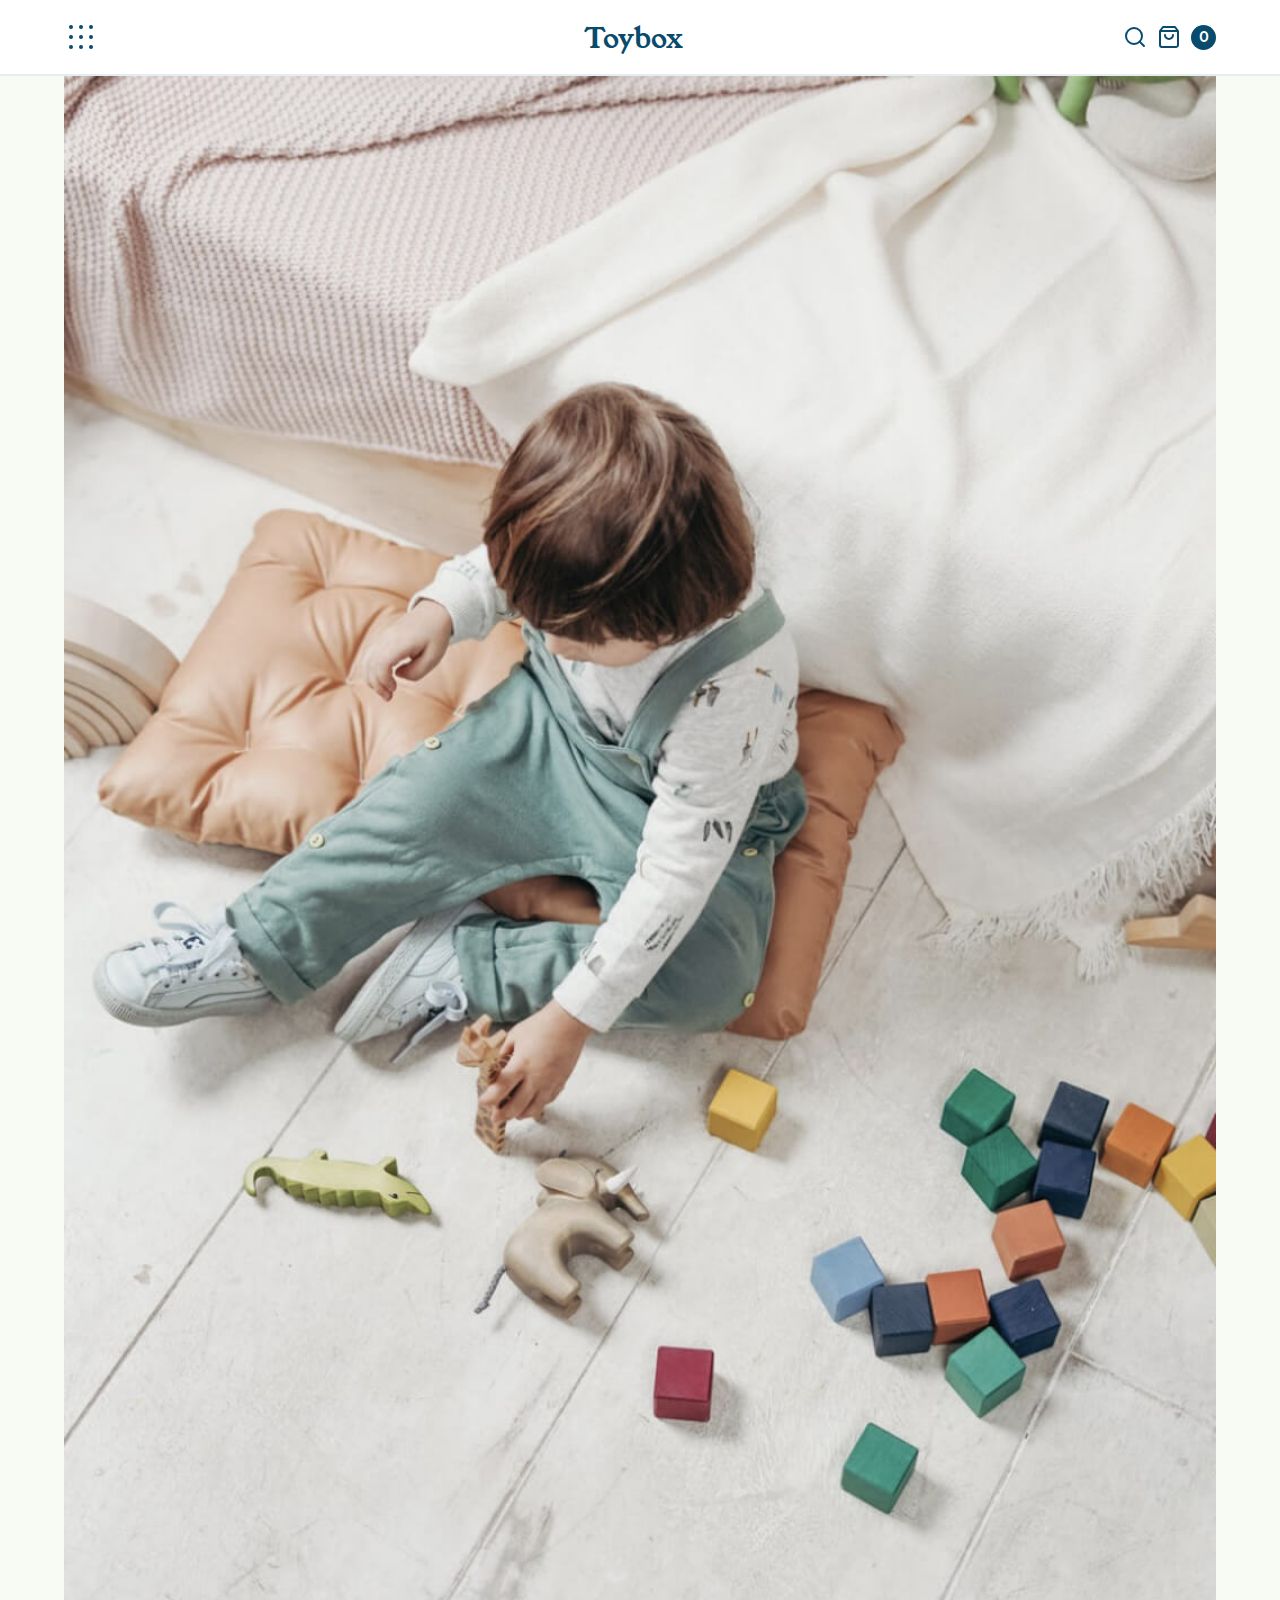
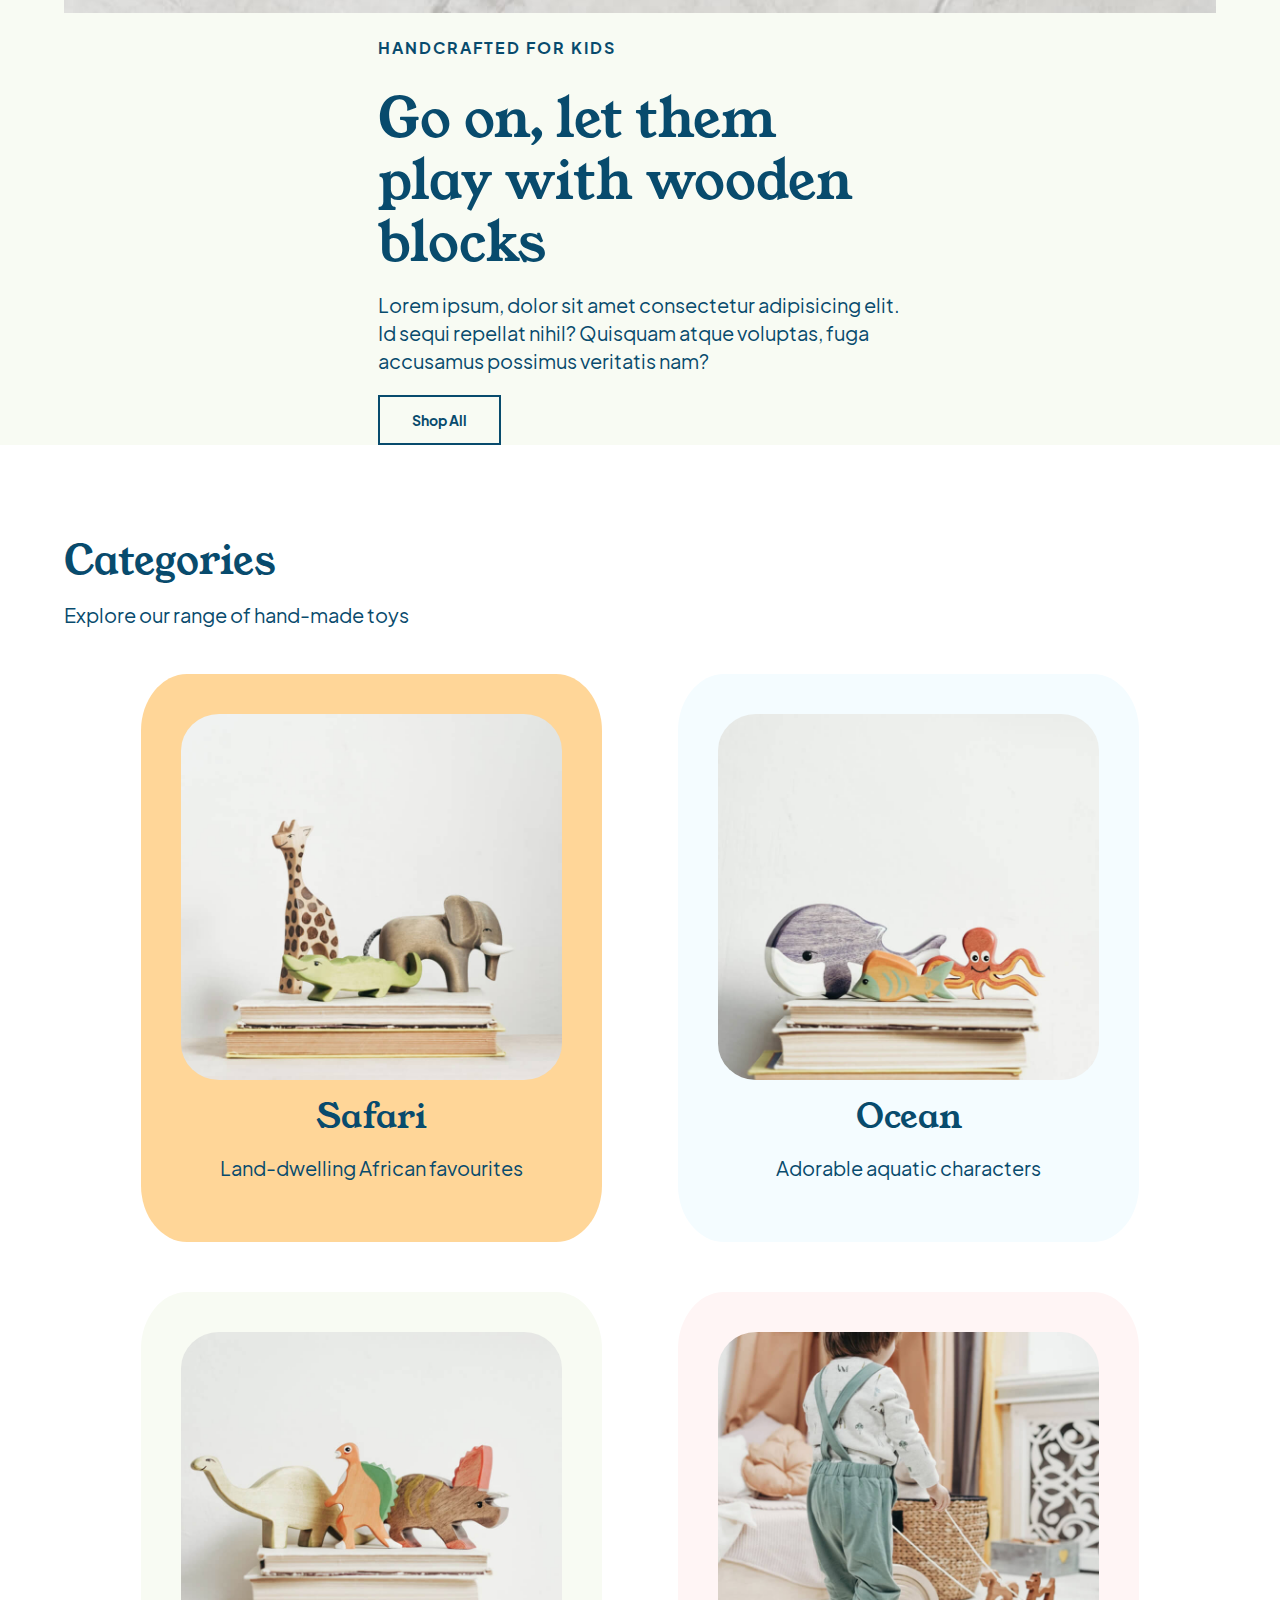
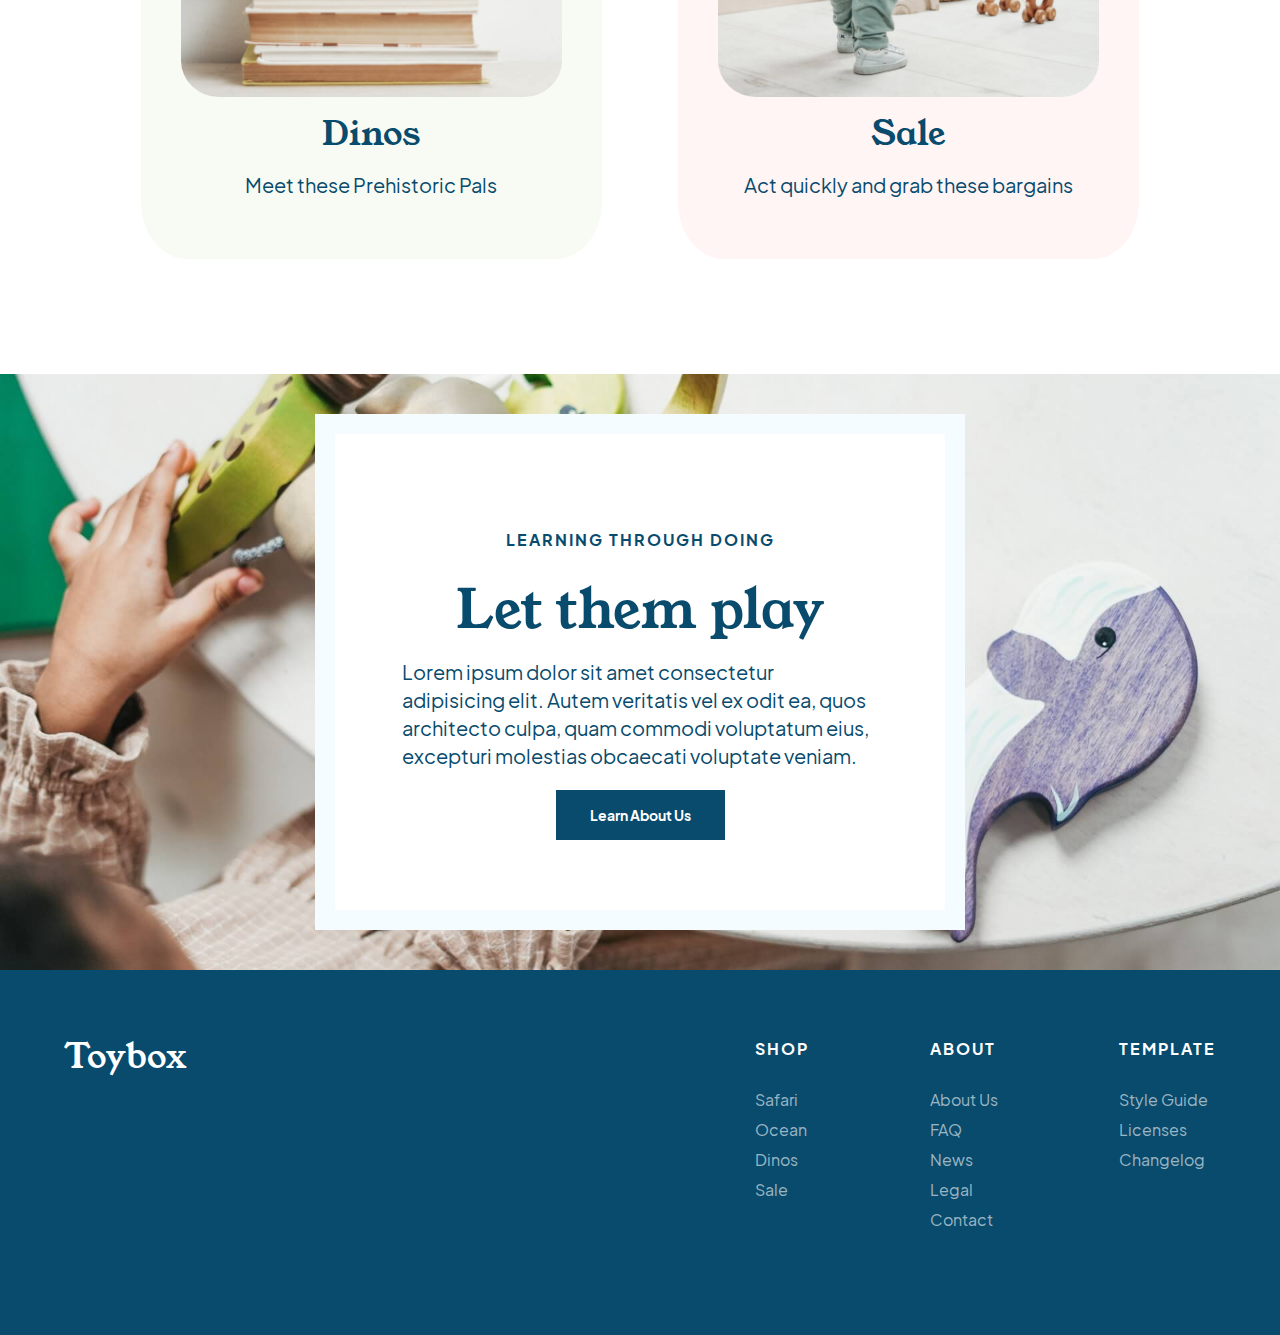
<file: index.html>
<!DOCTYPE html>
<html lang="en">
<head>
	<meta charset="UTF-8">
	<meta http-equiv="X-UA-Compatible" content="IE=edge">
	<meta name="viewport" content="width=device-width, initial-scale=1.0">
	<title>Toybox Homepage</title>
	<link rel="stylesheet" href="./styles/styles.css">
	<script src="./script.js"></script>
</head>
<body>
    <a href="#mainContent" class="skip-link"> Skip to the main content.</a>

	<nav class="navbar">
		<div class="wrapper">
			<button class="menu-icon" id="hamburger">
				<img src="./assets/menu-button.svg" alt="open slide-out menu">
			</button>

			<a href="#" class="logo">
				<h1>Toybox</h1>
			</a>

			<div class="search-cart">
				<button class="menu-icon">
					<img src="./assets/search.svg" alt="search-icon" class="search-icon">
				</button>

				<a href="#" class="bag">
					<img src="./assets/shop-bag.svg" alt="shopping-cart">
				</a>

				<div class="counter">
					<p class="small-copy">0</p>
				</div> 
			</div><!-- end. search-cart -->
		</div><!-- end. wrapper -->

		<div class="slide-out-nav">
			<button id="menu-close">
				<img src="./assets/menu-close.svg" alt="close slide out navigation">
			</button>

			<nav>
				<ul class="main-menu">
					<li><a href="#">Shop</a></li>
					<li><a href="#">About</a></li>
					<li><a href="#">FAQ</a></li>
					<li><a href="#">News</a></li>
					<li><a href="#">Contact</a></li>
				</ul>
			</nav>
		</div><!--end. slide-out.nav-->
	</nav><!--end. nav-bar-->

	<header>
		<div class="wrapper header-img-contianer">
			<img src="./assets/header-image.jpg" alt="A child sitting on floor playing with blocks">
		</div>

		<div class="wrapper header-content-container">
			<h5>handcrafted for kids</h5>
			<h3>Go on, let them play with wooden blocks</h3>
			<p>Lorem ipsum, dolor sit amet consectetur adipisicing elit. Id sequi repellat nihil? Quisquam atque voluptas, fuga accusamus possimus veritatis nam?</p>

			<a href="#" class="button"> Shop All</a>
		</div>

	</header><!--end. header-->
		<main id="mainContent">
			<section class="categories" id="categories">
				<div class="wrapper">
					<h2>Categories</h2>
					<p>Explore our range of hand-made toys</p>

					<ul class="category-gallery">
						<li class="item item1">
							<a href="">
								<img src="./assets/safari-trio.jpg" alt="Giraffe Aligator & Elephant toys">
								<h4>Safari</h4>
								<p>Land-dwelling African favourites</p>
							</a>
						</li>
						<li class="item item2">
							<a href="">
								<img src="./assets/ocean-trio.jpg" alt="Whale Fish & Octopus toys">
								<h4>Ocean</h4>
								<p>Adorable aquatic characters</p>
							</a>
						</li>
						<li class="item item3">
							<a href="">
								<img src="./assets/dino-trio.jpg" alt="Littlefoot Spike & Sarah from Land Before Time toys">
								<h4>Dinos</h4>
								<p>Meet these Prehistoric Pals</p>
							</a>
						</li>
						<li class="item item4">
							<a href="">
								<img src="./assets/sale.jpg" alt="Small child pulling toy horses on strings">
								<h4>Sale</h4>
								<p>Act quickly and grab these bargains</p>
							</a>
						</li>
					</ul>
				</div>

			</section><!--end. categories-->

			<section class="play" id="play">

				<div class="wrapper play-container">
					<div class="wrapper">
						<h5>Learning through doing</h5>
						<h3>Let them play</h3>
						<p>Lorem ipsum dolor sit amet consectetur adipisicing elit. Autem veritatis vel ex odit ea, quos architecto culpa, quam commodi voluptatum eius, excepturi molestias obcaecati voluptate veniam.</p>
						<a href="#" class="button secondaryButton">Learn About Us</a>
					</div>
				</div><!--end. wrapper play-container-->
			</section><!--end. play-->
		</main>

		<footer>
			<div class="wrapper">

				<div class="footer-flex-container">
					<a href="./index.html">
						<H4>Toybox</H4>
					</a>

					<nav class="footer-nav">

						<ul class="footer-shop">
							<li><h5>Shop</h5></li>
							<li><a href="#">Safari</a></li>
							<li><a href="#">Ocean</a></li>
							<li><a href="#">Dinos</a></li>
							<li><a href="#">Sale</a></li>
						</ul><!--end.footer-shop-->

						<ul class="footer-about">
							<li><h5>About</h5></li>
							<li><a href="#">About Us</a></li>
							<li><a href="#">FAQ</a></li>
							<li><a href="#">News</a></li>
							<li><a href="#">Legal</a></li>
							<li><a href="./contact.html">Contact</a></li>
						</ul><!--end.footer-about-->

						<ul class="footer-temp">
							<li><h5>Template</h5></li>
							<li><a href="#">Style Guide</a></li>
							<li><a href="#">Licenses</a></li>
							<li><a href="#">Changelog</a></li>
						</ul><!--end. footer-temp-->
					</nav><!--end. footer-nav-->

				</div><!--end. footer-flex-container-->
			</div><!--end. wrapper-->
		</footer>
</body>
</html>
</file>
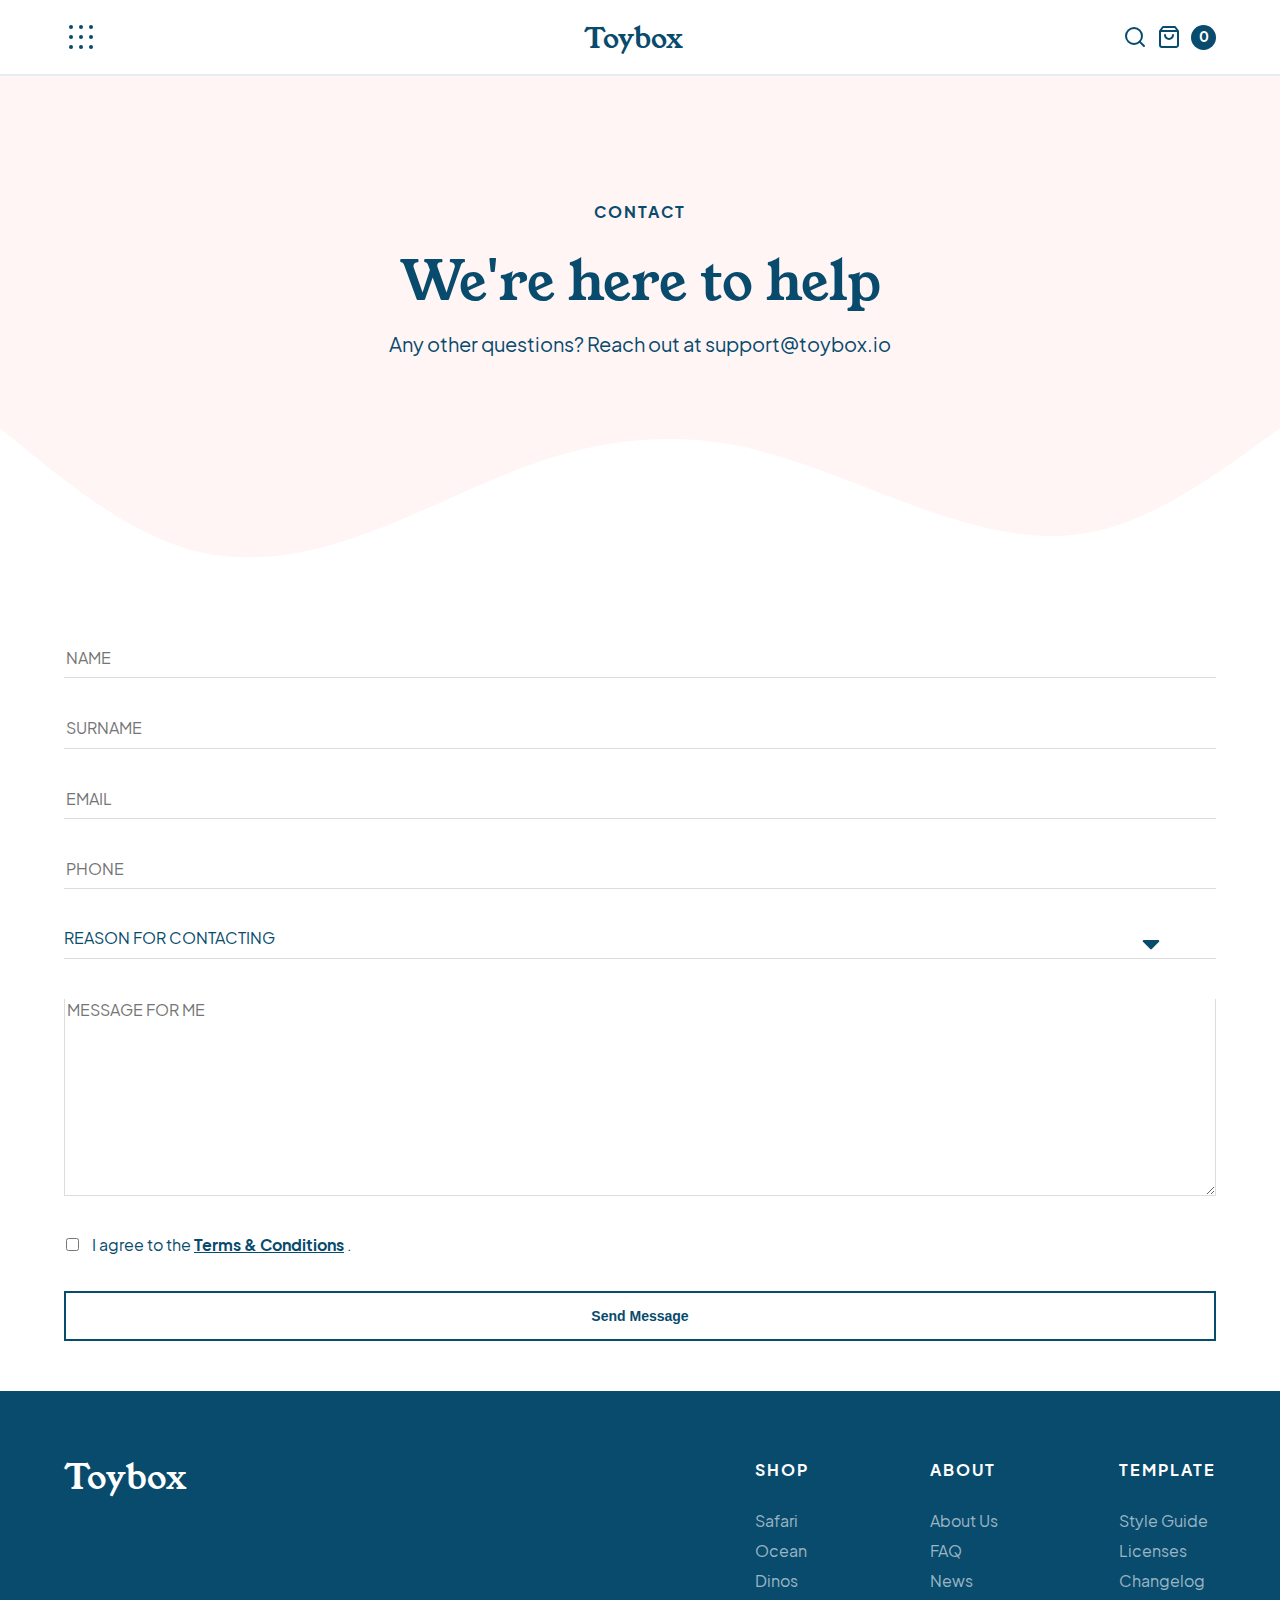
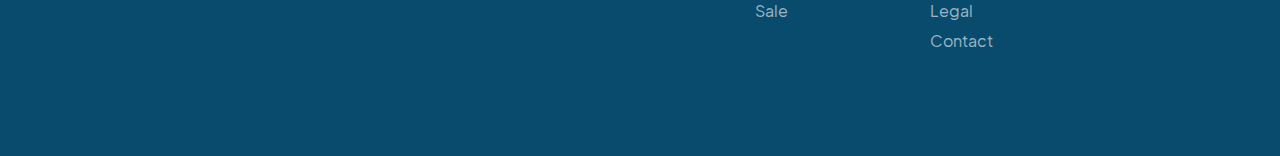
<file: contact.html>
<!DOCTYPE html>
<html lang="en">
<head>
    <meta charset="UTF-8">
    <meta http-equiv="X-UA-Compatible" content="IE=edge">
    <meta name="viewport" content="width=device-width, initial-scale=1.0">
    <title>Contact</title>
    <link rel="stylesheet" href="./styles/styles.css">
	<script src="./script.js"></script>
</head>
<body>
    <a href="#mainContent" class="skip-link"> Skip to the main content.</a>

	<nav class="navbar">
		<div class="wrapper">
			<button class="menu-icon" id="hamburger">
				<img src="./assets/menu-button.svg" alt="open slide-out menu">
			</button>

			<a href="#" class="logo">
				<h1>Toybox</h1>
			</a>

			<div class="search-cart">
				<button class="menu-icon">
					<img src="./assets/search.svg" alt="search-icon" class="search-icon">
				</button>

				<a href="#" class="bag">
					<img src="./assets/shop-bag.svg" alt="shopping-cart">
				</a>

				<div class="counter">
					<p class="small-copy">0</p>
				</div> 
			</div><!-- end. search-cart -->
		</div><!-- end. wrapper -->

		<div class="slide-out-nav">
			<button id="menu-close">
				<img src="./assets/menu-close.svg" alt="close slide out navigation">
			</button>

			<nav>
				<ul class="main-menu">
					<li><a href="#">Shop</a></li>
					<li><a href="#">About</a></li>
					<li><a href="#">FAQ</a></li>
					<li><a href="#">News</a></li>
					<li><a href="#">Contact</a></li>
				</ul>
			</nav>
		</div><!--end. slide-out.nav-->
	</nav><!--end. nav-bar-->
    
    <header class="contactHeader">
        <div class="wrapper">
            <div class="contactContent">
                <h5>Contact</h5>
                <h3>We're here to help</h3>
                <p>Any other questions? Reach out at <a href="mailto:support@toybox.io">support@toybox.io</a></p>
            </div><!--end.contactContent-->
        </div><!--end.wrapper-->
    </header>

    <main id="mainContent">
        <div class="wrapper">
            <form action="https://formspree.io/f/myyvyzej" method="POST" class="contactForm">
                <label for="name" class="sr-only">Name</label>
                <input type="text" id="name" placeholder="Name">

                <label for="surname" class="sr-only">Surname</label>
                <input type="text" id="surname" placeholder="Surname">

                <label for="email" class="sr-only">Email</label>
                <input type="email" id="email" placeholder="Email">

                <label for="phone" class="sr-only">Phone</label>
                <input type="tel" id="phone" placeholder="Phone">

                <select name="reason" id="reason">
                    <option value="initial" disabled selected>Reason for contacting</option>
                    <option value="questions">Questions</option>
                    <option value="complaints">Complaints</option>
                    <option value="refunds">Refunds</option>
                    <option value="shipping">Shipping</option>
                    <option value="other">Other</option>
                </select>

                <label for="message" class="sr-only">Message for me</label>
                <textarea name="message" id="message" cols="30" rows="10" placeholder="Message for me"></textarea>

                <fieldset>
                    <input type="checkbox" id="terms">
                    <label for="terms">I agree to the <a href="#" class="terms">Terms & Conditions</a> .</label>
                </fieldset>

                <button class="button">Send Message</button>
            </form>
        </div>

    </main>
    
    <footer>
        <div class="wrapper">

            <div class="footer-flex-container">
                <a href="./index.html">
                    <H4>Toybox</H4>
                </a>

                <nav class="footer-nav">

                    <ul class="footer-shop">
                        <li><h5>Shop</h5></li>
                        <li><a href="#">Safari</a></li>
                        <li><a href="#">Ocean</a></li>
                        <li><a href="#">Dinos</a></li>
                        <li><a href="#">Sale</a></li>
                    </ul><!--end.footer-shop-->

                    <ul class="footer-about">
                        <li><h5>About</h5></li>
                        <li><a href="#">About Us</a></li>
                        <li><a href="#">FAQ</a></li>
                        <li><a href="#">News</a></li>
                        <li><a href="#">Legal</a></li>
                        <li><a href="./contact.html">Contact</a></li>
                    </ul><!--end.footer-about-->

                    <ul class="footer-temp">
                        <li><h5>Template</h5></li>
                        <li><a href="#">Style Guide</a></li>
                        <li><a href="#">Licenses</a></li>
                        <li><a href="#">Changelog</a></li>
                    </ul><!--end. footer-temp-->
                </nav><!--end. footer-nav-->

            </div><!--end. footer-flex-container-->
        </div><!--end. wrapper-->
    </footer>
</body>
</html>
</file>
<file: styles/styles.css>
html {
  line-height: 1.15;
  -ms-text-size-adjust: 100%;
  -webkit-text-size-adjust: 100%;
}

body {
  margin: 0;
}

article, aside, footer, header, nav, section {
  display: block;
}

h1 {
  font-size: 2em;
  margin: 0.67em 0;
}

figcaption, figure, main {
  display: block;
}

figure {
  margin: 1em 40px;
}

hr {
  -webkit-box-sizing: content-box;
          box-sizing: content-box;
  height: 0;
  overflow: visible;
}

pre {
  font-family: monospace, monospace;
  font-size: 1em;
}

a {
  background-color: transparent;
  -webkit-text-decoration-skip: objects;
}

abbr[title] {
  border-bottom: none;
  text-decoration: underline;
  -webkit-text-decoration: underline dotted;
          text-decoration: underline dotted;
}

b, strong {
  font-weight: inherit;
}

b, strong {
  font-weight: bolder;
}

code, kbd, samp {
  font-family: monospace, monospace;
  font-size: 1em;
}

dfn {
  font-style: italic;
}

mark {
  background-color: #ff0;
  color: #000;
}

small {
  font-size: 80%;
}

sub, sup {
  font-size: 75%;
  line-height: 0;
  position: relative;
  vertical-align: baseline;
}

sub {
  bottom: -0.25em;
}

sup {
  top: -0.5em;
}

audio, video {
  display: inline-block;
}

audio:not([controls]) {
  display: none;
  height: 0;
}

img {
  border-style: none;
}

svg:not(:root) {
  overflow: hidden;
}

button, input, optgroup, select, textarea {
  font-family: sans-serif;
  font-size: 100%;
  line-height: 1.15;
  margin: 0;
}

button, input {
  overflow: visible;
}

button, select {
  text-transform: none;
}

button, html [type=button], [type=reset], [type=submit] {
  -webkit-appearance: button;
}

button::-moz-focus-inner, [type=button]::-moz-focus-inner, [type=reset]::-moz-focus-inner, [type=submit]::-moz-focus-inner {
  border-style: none;
  padding: 0;
}

button:-moz-focusring, [type=button]:-moz-focusring, [type=reset]:-moz-focusring, [type=submit]:-moz-focusring {
  outline: 1px dotted ButtonText;
}

fieldset {
  padding: 0.35em 0.75em 0.625em;
}

legend {
  -webkit-box-sizing: border-box;
          box-sizing: border-box;
  color: inherit;
  display: table;
  max-width: 100%;
  padding: 0;
  white-space: normal;
}

progress {
  display: inline-block;
  vertical-align: baseline;
}

textarea {
  overflow: auto;
}

[type=checkbox], [type=radio] {
  -webkit-box-sizing: border-box;
          box-sizing: border-box;
  padding: 0;
}

[type=number]::-webkit-inner-spin-button, [type=number]::-webkit-outer-spin-button {
  height: auto;
}

[type=search] {
  -webkit-appearance: textfield;
  outline-offset: -2px;
}

[type=search]::-webkit-search-cancel-button, [type=search]::-webkit-search-decoration {
  -webkit-appearance: none;
}

::-webkit-file-upload-button {
  -webkit-appearance: button;
  font: inherit;
}

details, menu {
  display: block;
}

summary {
  display: list-item;
}

canvas {
  display: inline-block;
}

template {
  display: none;
}

[hidden] {
  display: none;
}

html {
  -webkit-box-sizing: border-box;
          box-sizing: border-box;
}

*, *:before, *:after {
  -webkit-box-sizing: inherit;
          box-sizing: inherit;
}

.sr-only {
  position: absolute;
  width: 1px;
  height: 1px;
  margin: -1px;
  border: 0;
  padding: 0;
  white-space: nowrap;
  -webkit-clip-path: inset(100%);
          clip-path: inset(100%);
  clip: rect(0 0 0 0);
  overflow: hidden;
}

.skip-link {
  background-color: white;
  color: black;
  font-size: 1rem;
  padding: 10px 0;
  position: absolute;
  left: -1000px;
  top: 0;
  z-index: 999;
}
.skip-link:focus {
  left: 0;
  right: 0;
  text-align: center;
}

@font-face {
  font-family: "Jakarta Sans";
  src: url(../fonts/PlusJakarta_Sans-2.5/webfonts/PlusJakartaSans-Regular.woff), url(../fonts/PlusJakarta_Sans-2.5/webfonts/PlusJakartaSans-Regular.woff2), url(../fonts/PlusJakarta_Sans-2.5/static/PlusJakartaSans-Regular.ttf);
  font-weight: normal;
}
@font-face {
  font-family: "Jakarta Sans";
  src: url(../fonts/PlusJakarta_Sans-2.5/webfonts/PlusJakartaSans-Bold.woff), url(../fonts/PlusJakarta_Sans-2.5/webfonts/PlusJakartaSans-Bold.woff2), url(../fonts/PlusJakarta_Sans-2.5/static/PlusJakartaSans-Bold.ttf);
  font-weight: bold;
}
@font-face {
  font-family: "Young Serif";
  src: url(../fonts/youngserif/YoungSerif-Regular.otf);
}
html {
  font-size: 125%;
}

body {
  font-family: "Jakarta Sans";
  font-size: 1rem;
  color: #084b6d;
}

h1, h2, h3, h4 {
  font-family: "Young Serif";
  color: #084b6d;
  margin: 0;
}

h1 {
  font-size: 28px;
  font-size: 1.4rem;
}

h2 {
  font-size: 40px;
  font-size: 2rem;
  margin-bottom: 18px;
}

h3 {
  font-size: 54px;
  font-size: 2.7rem;
}

h4 {
  font-size: 34px;
  font-size: 1.7rem;
}

h5 {
  font-size: 16px;
  font-size: 0.8rem;
  text-transform: uppercase;
  letter-spacing: 0.1rem;
}

p {
  line-height: 1.4;
}
p.small-copy {
  font-size: 14px;
  font-size: 0.7rem;
  font-weight: bold;
  margin: 0;
}

a {
  text-decoration: none;
  color: inherit;
  -webkit-transition: 0.3s;
  transition: 0.3s;
}

.wrapper {
  max-width: 1289px;
  width: 90%;
  margin: 0 auto;
}

ul {
  list-style: none;
  margin: 0;
  padding: 0;
}

img {
  width: 100%;
  display: block;
}

button {
  background-color: transparent;
  border: none;
  cursor: pointer;
  padding: 15px;
}

a {
  display: inline-block;
}
a.secondaryButton {
  background-color: #084b6d;
  color: #fff;
}
a.secondaryButton:hover, a.secondaryButton:focus {
  background-color: #fff;
  color: #084b6d;
}

.button {
  border: 2px solid #084b6d;
  font-size: 14px;
  font-size: 0.7rem;
  font-weight: bold;
  padding: 15px 32px;
  color: #084b6d;
  -webkit-transition: 0.3s;
  transition: 0.3s;
}
.button:hover, .button:focus {
  background-color: #084b6d;
  color: #fff;
}

.navbar {
  position: sticky;
  top: 0;
  background-color: #fff;
  border-bottom: 2px solid rgba(8, 75, 109, 0.1);
  z-index: 10;
  padding: 15px 0;
}
.navbar .wrapper {
  display: -webkit-box;
  display: -ms-flexbox;
  display: flex;
  -webkit-box-pack: justify;
      -ms-flex-pack: justify;
          justify-content: space-between;
  -webkit-box-align: center;
      -ms-flex-align: center;
          align-items: center;
}
.navbar .search-cart {
  display: -webkit-box;
  display: -ms-flexbox;
  display: flex;
  -webkit-box-align: center;
      -ms-flex-align: center;
          align-items: center;
}
.navbar .bag,
.navbar .menu-icon {
  padding: 10px 5px;
}
.navbar .counter {
  background-color: #084b6d;
  color: #fff;
  width: 25px;
  height: 25px;
  border-radius: 50%;
  display: -webkit-box;
  display: -ms-flexbox;
  display: flex;
  -webkit-box-pack: center;
      -ms-flex-pack: center;
          justify-content: center;
  -webkit-box-align: center;
      -ms-flex-align: center;
          align-items: center;
  margin-left: 5px;
}
.navbar .logo {
  margin-left: 50px;
}

.slide-out-nav {
  background-color: #084b6d;
  color: #fff;
  min-height: 50vh;
  position: fixed;
  top: 0;
  padding: 30px 50px;
  width: 100%;
  max-width: 450px;
  font-weight: bold;
  display: -webkit-box;
  display: -ms-flexbox;
  display: flex;
  -webkit-box-orient: vertical;
  -webkit-box-direction: normal;
      -ms-flex-direction: column;
          flex-direction: column;
  z-index: 20;
  left: -450px;
}
.slide-out-nav.open {
  left: 0;
}
.slide-out-nav button {
  -ms-flex-item-align: end;
      align-self: flex-end;
}
.slide-out-nav a {
  line-height: 2.2rem;
}
.slide-out-nav a:hover, .slide-out-nav a:focus {
  color: rgba(255, 255, 255, 0.6);
}

header {
  display: -webkit-box;
  display: -ms-flexbox;
  display: flex;
  -ms-flex-wrap: wrap;
      flex-wrap: wrap;
  -webkit-box-align: center;
      -ms-flex-align: center;
          align-items: center;
  background-color: #f8fbf3;
}
header .header-img-container {
  width: 45%;
}
header .header-content-container {
  width: 55%;
  padding: 0 90px;
}

.contactHeader {
  background-color: #fff5f5;
  padding-top: 100px;
  text-align: center;
}
.contactHeader .contactContent {
  padding-bottom: 50px;
}
.contactHeader::after {
  content: "";
  background-image: url(../assets/wave.svg);
  width: 100%;
  height: 150px;
  background-size: 100% 150px;
}

.contactForm {
  display: -webkit-box;
  display: -ms-flexbox;
  display: flex;
  -webkit-box-orient: vertical;
  -webkit-box-direction: normal;
      -ms-flex-direction: column;
          flex-direction: column;
  padding: 70px 0 50px;
}

input,
textarea,
select {
  border: 0;
  border-bottom: 1px solid #ddd;
  margin-bottom: 40px;
  padding-bottom: 10px;
  font-family: "Jakarta Sans";
  font-size: 16px;
  font-size: 0.8rem;
  text-transform: uppercase;
  color: #084b6d;
  -webkit-transition: 0.3s;
  transition: 0.3s;
}
input::-webkit-input-placeholder, textarea::-webkit-input-placeholder, select::-webkit-input-placeholder {
  opacity: 1;
}
input::-moz-placeholder, textarea::-moz-placeholder, select::-moz-placeholder {
  opacity: 1;
}
input:-ms-input-placeholder, textarea:-ms-input-placeholder, select:-ms-input-placeholder {
  opacity: 1;
}
input::-ms-input-placeholder, textarea::-ms-input-placeholder, select::-ms-input-placeholder {
  opacity: 1;
}
input::placeholder,
textarea::placeholder,
select::placeholder {
  opacity: 1;
}
input:hover, input:focus,
textarea:hover,
textarea:focus,
select:hover,
select:focus {
  border-color: #084b6d;
}

textarea {
  border-right: 1px solid #ddd;
  border-left: 1px solid #ddd;
}

select {
  -webkit-appearance: none;
     -moz-appearance: none;
          appearance: none;
  background-color: #fff;
  background-image: url(../assets/caret-down-solid.svg);
  background-repeat: no-repeat;
  background-position: 95% center;
}

fieldset {
  border: 0;
  padding: 0;
  font-size: 16px;
  font-size: 0.8rem;
}
fieldset input {
  margin-right: 10px;
  accent-color: #084b6d;
}
fieldset a {
  font-weight: 600;
  text-decoration: underline;
}

.categories {
  padding: 90px 0;
}

.category-gallery {
  display: -webkit-box;
  display: -ms-flexbox;
  display: flex;
  -ms-flex-wrap: wrap;
      flex-wrap: wrap;
  -webkit-box-pack: space-evenly;
      -ms-flex-pack: space-evenly;
          justify-content: space-evenly;
  text-align: center;
}
.category-gallery .item1 {
  background-color: #ffd698;
}
.category-gallery .item2 {
  background-color: #f4fcff;
}
.category-gallery .item3 {
  background-color: #f8fbf3;
}
.category-gallery .item4 {
  background-color: #fff5f5;
}
.category-gallery .item {
  width: 40%;
  padding: 40px;
  border-radius: 10%;
  margin: 25px 0;
}
.category-gallery .item:hover, .category-gallery .item:focus {
  -webkit-transform: scale(0.9);
          transform: scale(0.9);
}
.category-gallery .item img {
  border-radius: 10%;
  margin-bottom: 15px;
}

.play {
  background-image: url(../assets/background-image.jpg);
  background-size: cover;
  background-position: center;
  padding: 40px 0;
}
.play .play-container {
  background-color: #fff;
  border: 20px solid #f4fcff;
  max-width: 650px;
  padding: 70px 40px;
  text-align: center;
}
.play .play-container p {
  text-align: left;
}

footer {
  background-color: #084b6d;
  color: #fff;
  padding: 70px 0 100px;
}
footer h4 {
  color: #fff;
}
footer h5 {
  margin-top: 0;
}
footer .footer-flex-container {
  display: -webkit-box;
  display: -ms-flexbox;
  display: flex;
  -webkit-box-pack: justify;
      -ms-flex-pack: justify;
          justify-content: space-between;
}
footer .footer-nav {
  display: -webkit-box;
  display: -ms-flexbox;
  display: flex;
  -webkit-box-pack: justify;
      -ms-flex-pack: justify;
          justify-content: space-between;
  width: 40%;
}
footer a {
  color: rgba(255, 255, 255, 0.6);
  font-size: 16px;
  font-size: 0.8rem;
  line-height: 1.5rem;
}
footer a:hover, footer a:focus {
  color: #fff;
}

@media (max-width: 1000px) {
  header {
    -webkit-box-orient: vertical;
    -webkit-box-direction: normal;
        -ms-flex-direction: column;
            flex-direction: column;
  }
  header .header-img-container {
    width: 100%;
  }
  header .header-content-container {
    width: 100%;
    padding: 30px 90px 40px;
  }
  footer h4 {
    margin-bottom: 40px;
  }
  footer .footer-flex-container {
    -webkit-box-orient: vertical;
    -webkit-box-direction: normal;
        -ms-flex-direction: column;
            flex-direction: column;
    -webkit-box-align: center;
        -ms-flex-align: center;
            align-items: center;
  }
  footer .footer-nav {
    width: 100%;
    -webkit-box-orient: vertical;
    -webkit-box-direction: normal;
        -ms-flex-direction: column;
            flex-direction: column;
    -webkit-box-align: center;
        -ms-flex-align: center;
            align-items: center;
    text-align: center;
    margin-top: 50px;
  }
  footer .footer-nav .footer-shop,
footer .footer-nav .footer-about {
    margin-bottom: 20px;
  }
}
@media (Max-width: 760px) {
  .category-gallery {
    -webkit-box-orient: vertical;
    -webkit-box-direction: normal;
        -ms-flex-direction: column;
            flex-direction: column;
    -webkit-box-align: center;
        -ms-flex-align: center;
            align-items: center;
  }
  .category-gallery .item {
    width: 100%;
  }
}
@media (max-width: 500px) {
  .navbar .wrapper {
    -webkit-box-orient: vertical;
    -webkit-box-direction: normal;
        -ms-flex-direction: column;
            flex-direction: column;
  }
  .navbar .logo {
    margin: 7px 0 12px;
  }
  .slide-out-nav {
    font-family: "Young Serif";
    font-size: 30px;
    font-size: 1.5rem;
  }
  .play {
    padding: 0;
  }
  footer .footer-nav {
    -webkit-box-orient: vertical;
    -webkit-box-direction: normal;
        -ms-flex-direction: column;
            flex-direction: column;
    -webkit-box-align: center;
        -ms-flex-align: center;
            align-items: center;
    text-align: center;
  }
  footer .footer-nav ul {
    margin-bottom: 50px;
  }
}
</file>
